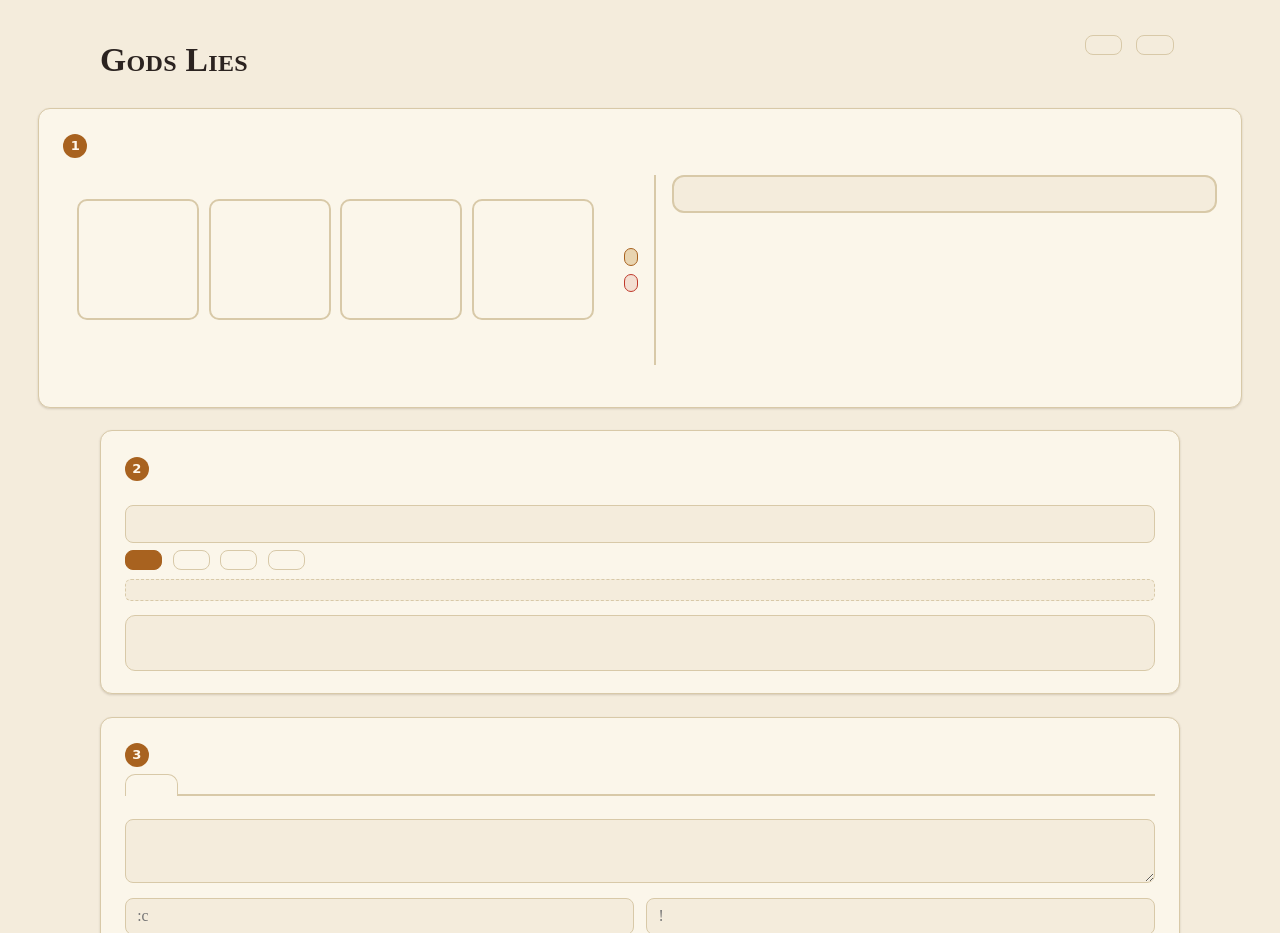
<file: index.html>
<!doctype html>
<html lang="en">
<head>
<meta charset="utf-8" />
<meta http-equiv="refresh" content="0; url=godslies.html" />
<title>Gods Lies</title>
</head>
<body>
<p>Redirecting to <a href="godslies.html">Gods Lies</a>&hellip;</p>
</body>
</html>
</file>
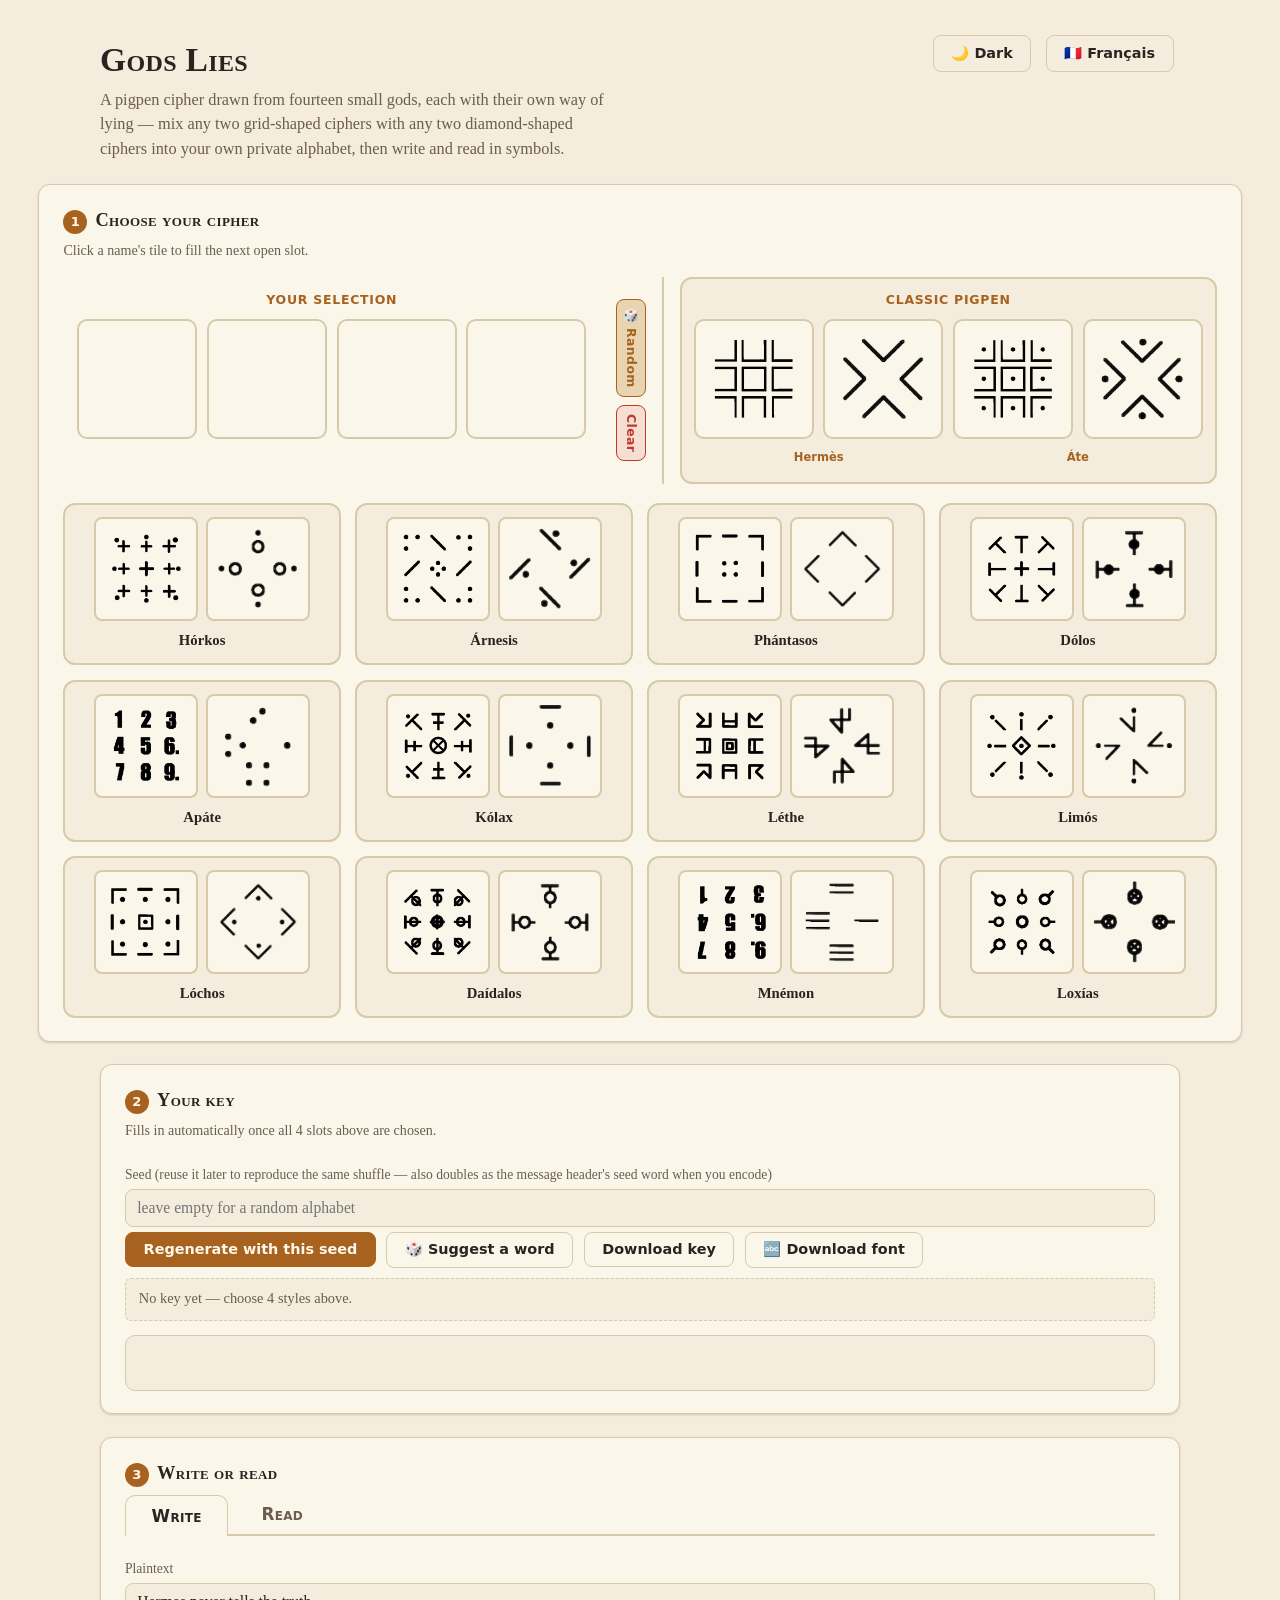
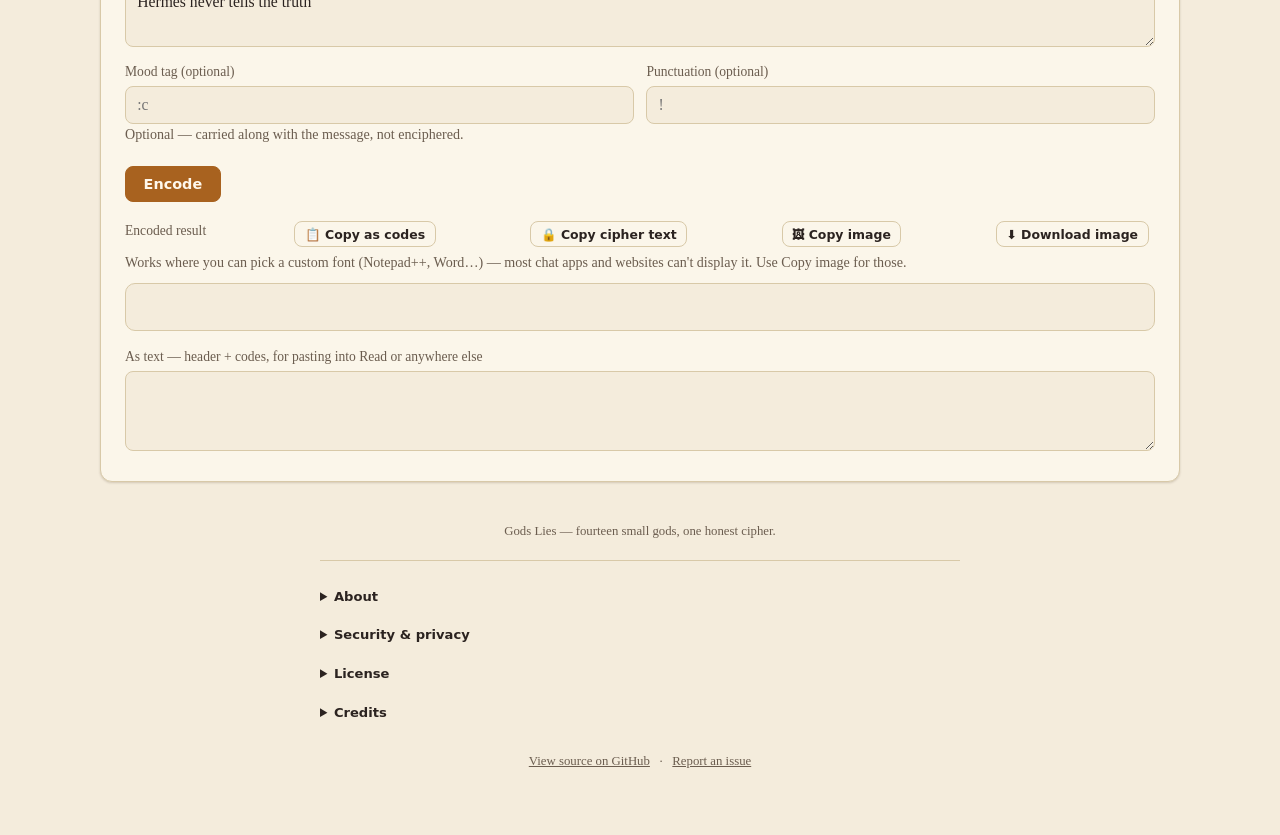
<file: godslies.html>
<!doctype html>
<html lang="en">
<head>
<meta charset="utf-8" />
<meta name="viewport" content="width=device-width, initial-scale=1" />
<title>Gods Lies</title>
<meta name="description" content="A pigpen-style substitution cipher: mix grid and diamond symbol sets into a private alphabet, then encode and decode messages entirely in your browser." />
<meta property="og:type" content="website" />
<meta property="og:title" content="Gods Lies" />
<meta property="og:description" content="A pigpen-style substitution cipher: mix grid and diamond symbol sets into a private alphabet, then encode and decode messages entirely in your browser." />
<meta name="theme-color" content="#f4ecdc" media="(prefers-color-scheme: light)" />
<meta name="theme-color" content="#201a14" media="(prefers-color-scheme: dark)" />
<!-- Self-contained favicon: the classic pigpen "#" divider mark (see
     README's "Border cleanup" section), drawn inline so no extra asset
     file is needed and it stays crisp at any size. Its own light/dark
     media query mirrors the page's --accent colors. -->
<link rel="icon" type="image/svg+xml" href="data:image/svg+xml,%3Csvg xmlns='http://www.w3.org/2000/svg' viewBox='0 0 32 32'%3E%3Cstyle%3E.l%7Bstroke:%23a8621f%7D@media(prefers-color-scheme:dark)%7B.l%7Bstroke:%23d99a4e%7D%7D%3C/style%3E%3Cg class='l' stroke-width='3' stroke-linecap='round' fill='none'%3E%3Cline x1='11' y1='4' x2='11' y2='28'/%3E%3Cline x1='21' y1='4' x2='21' y2='28'/%3E%3Cline x1='4' y1='11' x2='28' y2='11'/%3E%3Cline x1='4' y1='21' x2='28' y2='21'/%3E%3C/g%3E%3C/svg%3E" />
<!-- Classic (non-module) script, before the stylesheets: must block
     rendering and run first so a saved theme choice is applied before any
     CSS paints -- see js/theme-init.js. -->
<script src="js/theme-init.js"></script>
<link rel="stylesheet" href="css/base.css" />
<link rel="stylesheet" href="css/forms.css" />
<link rel="stylesheet" href="css/god-picker.css" />
</head>
<body>
<div class="page-wrap">
  <div class="page-header">
    <div>
      <h1>Gods Lies</h1>
      <p class="tagline" data-i18n="tagline"></p>
    </div>
    <div class="header-controls">
      <button class="secondary theme-toggle" id="themeToggleBtn"></button>
      <button class="secondary lang-toggle" id="langToggleBtn"></button>
    </div>
  </div>
</div>

<section class="card tools-card">
<h2><span class="step-badge">1</span><span data-i18n="step_cipher"></span></h2>
<p class="hint" data-i18n="cipher_hint"></p>

<!-- Two halves of one grid, each holding exactly 4 same-sized tiles (see
     .godblock-row in the stylesheet): the live selection on the left, the
     classic pigpen reference on the right. Both use the identical
     .block-tile component and the identical 4-column track, so the two
     sides are always pixel-for-pixel the same size and the same height --
     they used to be a tile vs. a bordered 2-thumb "name card", which is
     why the right side never matched and left dead space above/below. -->
<div class="godblock-row">
  <div class="slot-col">
    <div class="col-label" data-i18n="selection_label"></div>
    <div class="slot-boxes">
      <div class="slot-box-col">
        <div class="block-tile" data-target="g0"><span class="swatch"></span></div>
        <div class="slot-caption" data-target="g0"></div>
      </div>
      <div class="slot-box-col">
        <div class="block-tile" data-target="d0"><span class="swatch"></span></div>
        <div class="slot-caption" data-target="d0"></div>
      </div>
      <div class="slot-box-col">
        <div class="block-tile" data-target="g1"><span class="swatch"></span></div>
        <div class="slot-caption" data-target="g1"></div>
      </div>
      <div class="slot-box-col">
        <div class="block-tile" data-target="d1"><span class="swatch"></span></div>
        <div class="slot-caption" data-target="d1"></div>
      </div>
    </div>
  </div>
  <!-- Both bulk controls in one wrapper, so .godblock-row keeps exactly
       the 4 children its ≥1240px track list is written for. -->
  <div class="selection-actions">
    <button class="secondary randomize-selection-btn" data-i18n="randomize_selection" data-i18n-title="title_randomize"></button>
    <button class="secondary clear-selection-btn" data-i18n="clear_selection"></button>
  </div>
  <div class="separator"></div>
  <div class="classic-col">
    <div class="col-label classic-label" data-i18n="classic_label"></div>
    <div class="classic-strip"></div>
  </div>
</div>

<div class="gallery other-gallery"></div>
</section>

<div class="page-wrap">
  <section class="card">
  <h2><span class="step-badge">2</span><span data-i18n="step_key"></span></h2>
  <p class="hint" data-i18n="key_hint"></p>
  <div class="row">
    <div>
      <label data-i18n="seed_label"></label>
      <input type="text" class="seed-input" data-i18n-placeholder="seed_placeholder" />
    </div>
  </div>
  <div>
    <button class="gen-btn" data-i18n="regen_btn"></button>
    <button class="secondary seed-word-btn" data-i18n="seed_word_btn"></button>
    <button class="secondary download-key-btn" data-i18n="download_btn"></button>
    <button class="secondary download-font-btn" data-i18n="download_font_btn"></button>
  </div>
  <div class="key-status" data-i18n="key_status_empty"></div>
  <div class="chart-grid chart-glyphs" style="margin-top:.9rem;"></div>
  </section>

  <section class="card">
  <h2><span class="step-badge">3</span><span data-i18n="step_message"></span></h2>

  <div class="tabbar">
    <button class="tabbtn active" data-tab="write" data-i18n="tab_write"></button>
    <button class="tabbtn" data-tab="read" data-i18n="tab_read"></button>
  </div>

  <div class="tabpanel active" data-tab="write">
    <label for="write-plainText" data-i18n="plaintext_label"></label>
    <textarea id="write-plainText" data-i18n-placeholder="plaintext_placeholder"></textarea>
    <div class="row">
      <div><label for="write-moodInput" data-i18n="mood_label"></label><input type="text" id="write-moodInput" placeholder=":c" /></div>
      <div><label for="write-punctInput" data-i18n="punct_label"></label><input type="text" id="write-punctInput" placeholder="!" /></div>
    </div>
    <p class="hint" data-i18n="write_mood_hint"></p>
    <button id="write-encodeBtn" data-i18n="encode_btn"></button>

    <div class="field-row" style="margin-top:.9rem;">
      <label style="margin:0;" data-i18n="encoded_result_label"></label>
      <button class="small secondary" id="write-copyGlyphsBtn" data-i18n="copy_codes_btn"></button>
      <button class="small secondary" id="write-copyFontTextBtn" data-i18n="copy_font_text_btn"></button>
      <button class="small secondary" id="write-copyImageBtn" data-i18n="copy_image_btn"></button>
      <button class="small secondary" id="write-downloadImageBtn" data-i18n="download_image_btn"></button>
    </div>
    <!-- Footnote to the "Copy cipher text" button above it, not to the
         result below. -->
    <p class="hint" data-i18n="font_text_hint" style="margin-bottom:.6rem;"></p>
    <div class="glyph-stream" id="write-encodeGlyphs"></div>
    <!-- Mood/punctuation on their own row, never as cells in the stream:
         the stream is the ciphertext, these two are the envelope around
         it. Same row, same wording, in Read. -->
    <div class="tag-row" id="write-tagRow"></div>
    <div class="header-line" id="write-headerLine"></div>
    <div class="header-summary" id="write-headerSummary"></div>

    <!-- This box holds exactly what "Copy as codes" puts on the clipboard,
         so there's no second, slightly-different text path. -->
    <label for="write-fullTextOut" data-i18n="full_text_label"></label>
    <textarea id="write-fullTextOut" class="mono" readonly style="min-height:5rem;"></textarea>
  </div>

  <div class="tabpanel" data-tab="read">
    <p class="hint" data-i18n="read_hint"></p>
    <div class="row" style="margin-bottom:.3rem;">
      <button class="small" id="read-spaceBtn" data-i18n="space_btn"></button>
      <button class="small secondary" id="read-undoBtn" data-i18n="undo_btn"></button>
      <button class="small secondary" id="read-clearSeqBtn" data-i18n="clear_btn"></button>
    </div>
    <div class="glyph-stream editable" id="read-sequenceStrip"><span class="empty-hint" data-i18n="sequence_empty_hint"></span></div>

    <div class="field-row">
      <label for="read-plainOut" style="margin:0;" data-i18n="decoded_text_label"></label>
      <button class="small secondary" id="read-copyPlainBtn" data-i18n="copy_btn"></button>
    </div>
    <textarea id="read-plainOut" readonly></textarea>

    <details>
      <summary data-i18n="paste_summary"></summary>
      <p class="hint" data-i18n="paste_hint"></p>
      <textarea id="read-pasteIn" class="mono" data-i18n-placeholder="paste_placeholder"></textarea>
      <button class="small secondary" id="read-pasteBtn" data-i18n="decode_btn"></button>
      <div class="field-row">
        <label style="margin:0;" data-i18n="result_label"></label>
        <button class="small secondary" id="read-copyPasteBtn" data-i18n="copy_btn"></button>
      </div>
      <textarea id="read-pasteOut" readonly></textarea>
      <!-- Same row, same place under the result as Write's: this is the
           only Read path carrying a header, so the only one with
           mood/punctuation to show. -->
      <div class="tag-row" id="read-pasteMoodPunct"></div>
    </details>

    <details>
      <summary data-i18n="image_summary"></summary>
      <p class="hint" data-i18n="image_hint"></p>
      <div class="image-drop" id="read-imageDrop">
        <span data-i18n="image_drop_label"></span>
        <input type="file" id="read-imageInput" accept="image/*" hidden />
      </div>
      <div class="hint" id="read-imageStatus"></div>
      <div class="glyph-stream" id="read-imageGlyphs"></div>
      <div class="field-row">
        <label style="margin:0;" data-i18n="result_label"></label>
        <button class="small secondary" id="read-copyImageTextBtn" data-i18n="copy_btn"></button>
      </div>
      <textarea id="read-imageOut" readonly></textarea>
    </details>
  </div>
  </section>

  <footer>
    <p class="footer-tagline">Gods Lies &mdash; <span data-i18n="footer_text"></span></p>

    <div class="footer-info">
      <details>
        <summary data-i18n="about_summary"></summary>
        <p data-i18n="about_text"></p>
      </details>
      <details>
        <summary data-i18n="security_summary"></summary>
        <p data-i18n="security_text"></p>
      </details>
      <details>
        <summary data-i18n="license_summary"></summary>
        <p data-i18n-html="license_text"></p>
      </details>
      <details>
        <summary data-i18n="credits_summary"></summary>
        <p data-i18n="credits_text"></p>
      </details>
    </div>

    <p class="footer-links">
      <a href="https://github.com/Nevro-Pat/GodsLies" target="_blank" rel="noopener noreferrer" data-i18n="footer_github"></a>
      <span aria-hidden="true">·</span>
      <a href="https://github.com/Nevro-Pat/GodsLies/issues" target="_blank" rel="noopener noreferrer" data-i18n="footer_issues"></a>
    </p>
  </footer>
</div>

<script type="module" src="js/app.js"></script>
</body>
</html>
</file>
<file: css/base.css>
:root {
  color-scheme: light dark;
  --bg: #f4ecdc;
  --bg-card: #fbf6ea;
  --ink: #2b2320;
  --ink-soft: #6b5d4f;
  --border: #d8c9a8;
  --accent: #a8621f;
  --accent-soft: #e8d4b0;
  --shadow: 0 1px 3px rgba(60, 40, 10, .08), 0 1px 2px rgba(60, 40, 10, .1);
  --radius: 12px;
  --glyph-filter: none;
}
@media (prefers-color-scheme: dark) {
  :root {
    --bg: #201a14;
    --bg-card: #2a2219;
    --ink: #ecdfc8;
    --ink-soft: #b3a189;
    --border: #4a3f30;
    --accent: #d99a4e;
    --accent-soft: #4a3a22;
    --shadow: 0 1px 3px rgba(0, 0, 0, .3), 0 1px 2px rgba(0, 0, 0, .35);
    --glyph-filter: invert(1) sepia(.15);
  }
}
:root[data-theme="dark"] {
  --bg: #201a14; --bg-card: #2a2219; --ink: #ecdfc8; --ink-soft: #b3a189;
  --border: #4a3f30; --accent: #d99a4e; --accent-soft: #4a3a22;
  --shadow: 0 1px 3px rgba(0,0,0,.3), 0 1px 2px rgba(0,0,0,.35);
  --glyph-filter: invert(1) sepia(.15);
}
:root[data-theme="light"] {
  --bg: #f4ecdc; --bg-card: #fbf6ea; --ink: #2b2320; --ink-soft: #6b5d4f;
  --border: #d8c9a8; --accent: #a8621f; --accent-soft: #e8d4b0;
  --shadow: 0 1px 3px rgba(60,40,10,.08), 0 1px 2px rgba(60,40,10,.1);
  --glyph-filter: none;
}

* { box-sizing: border-box; }
body {
  font-family: 'Iowan Old Style', 'Palatino Linotype', Palatino, Georgia, serif;
  background: var(--bg); color: var(--ink);
  margin: 0; padding: 2.2rem 1.4rem 4rem;
  line-height: 1.5;
}
/* --- width: the app used to sit in one fixed 1080px column everywhere,
   which reads as small/static on a wide monitor. Ordinary prose/cards
   stay in a fluid but capped column (.page-wrap); the god-picking tools
   section (.tools-card) is allowed to breathe wider since it's a tile
   grid that benefits from more columns, not a paragraph. Neither goes
   truly edge-to-edge -- that broke line-length/readability. --- */
.page-wrap { max-width: clamp(1080px, 82vw, 1440px); margin: 0 auto; }
.tools-card { max-width: min(94vw, 1600px); margin: 0 auto 1.4rem; }

.page-header { display: flex; justify-content: space-between; align-items: flex-start; gap: 1rem; flex-wrap: wrap; }
h1 {
  font-size: 2.1rem; margin: 0 0 .15rem; letter-spacing: .01em;
  font-variant: small-caps;
}
.tagline { color: var(--ink-soft); margin: 0 0 1.4rem; font-size: 1.02rem; max-width: 62ch; }
h2 { font-size: 1.15rem; margin: 0 0 .3rem; font-variant: small-caps; letter-spacing: .02em; }
.hint { color: var(--ink-soft); font-size: .88rem; margin: 0 0 1rem; }
code, .mono { font-family: 'SF Mono', ui-monospace, Menlo, Consolas, monospace; }

section.card {
  background: var(--bg-card); border: 1px solid var(--border); border-radius: var(--radius);
  padding: 1.4rem 1.5rem; margin-bottom: 1.4rem; box-shadow: var(--shadow);
}
.step-badge {
  display: inline-flex; align-items: center; justify-content: center;
  width: 1.5rem; height: 1.5rem; border-radius: 50%; background: var(--accent);
  color: #fff8ec; font-size: .82rem; font-weight: 700; margin-right: .5rem;
  font-family: ui-sans-serif, system-ui, sans-serif;
}

footer { text-align: center; color: var(--ink-soft); font-size: .8rem; margin-top: 2.5rem; }
.footer-tagline { margin: 0 0 1.2rem; }
.footer-info {
  max-width: 640px; margin: 0 auto 1.2rem; text-align: left;
  border-top: 1px solid var(--border); padding-top: 1rem;
}
.footer-info details { margin-bottom: .5rem; }
.footer-info summary {
  cursor: pointer; color: var(--ink); font-weight: 600; font-size: .82rem;
  font-family: ui-sans-serif, system-ui, sans-serif;
}
.footer-info p { margin: .5rem 0 0; line-height: 1.55; }
.footer-info a, .footer-links a { color: var(--accent); }
.footer-links { margin: 0; }
.footer-links a { color: var(--ink-soft); text-decoration: underline; }
.footer-links span { margin: 0 .4rem; }
</file>
<file: css/forms.css>
label { display: block; margin: .5rem 0 .25rem; font-size: .85rem; color: var(--ink-soft); }
input[type=text], textarea {
  width: 100%; box-sizing: border-box; padding: .55rem .7rem; font-size: .98rem;
  border: 1px solid var(--border); border-radius: 8px; background: var(--bg);
  color: var(--ink); font-family: inherit;
}
input[type=text]:focus, textarea:focus { outline: 2px solid var(--accent); outline-offset: 1px; }
textarea { min-height: 4rem; font-family: inherit; resize: vertical; }
textarea.mono { font-family: 'SF Mono', ui-monospace, Menlo, Consolas, monospace; }

button {
  font-family: ui-sans-serif, system-ui, sans-serif; font-weight: 600; font-size: .9rem;
  padding: .55rem 1.1rem; margin: .3rem .4rem 0 0; cursor: pointer;
  border: 1px solid var(--accent); border-radius: 8px;
  background: var(--accent); color: #fff8ec;
  transition: filter .12s ease, transform .05s ease;
}
button:hover { filter: brightness(1.08); }
button:active { transform: translateY(1px); }
button.secondary { background: transparent; color: var(--ink); border-color: var(--border); }
button.secondary:hover { background: var(--accent-soft); }
button.small { font-size: .78rem; padding: .3rem .6rem; }
.header-controls { display: flex; gap: .5rem; flex-wrap: wrap; }
.lang-toggle, .theme-toggle { margin-top: 0; white-space: nowrap; }
details > summary { cursor: pointer; color: var(--ink-soft); font-size: .85rem; margin: .6rem 0; }
details[open] > summary { margin-bottom: .9rem; }

.row { display: flex; gap: .8rem; flex-wrap: wrap; }
.row > div { flex: 1; min-width: 170px; }

.field-row { display: flex; align-items: center; justify-content: space-between; gap: .6rem; margin: .6rem 0 .3rem; flex-wrap: wrap; }
.field-row label { margin: 0; }
.header-line { font-family: 'SF Mono', ui-monospace, Menlo, Consolas, monospace; font-size: .85rem; color: var(--ink-soft); margin-top: .5rem; word-break: break-all; }
/* Plain-language reading of the header line above it -- which gods, which
   half of each, and the seed -- so nothing about the key needs a lookup
   in the code table to understand. */
.header-summary { font-size: .82rem; color: var(--ink-soft); margin-top: .2rem; }
/* The mood/punctuation envelope, shown identically under the Write result
   and under a decoded pasted message. Always rendered once there's a
   result (an unset field reads "—") so it can never look like the tags
   silently vanished. */
.tag-row {
  display: flex; flex-wrap: wrap; gap: .3rem 1.2rem; align-items: baseline;
  margin-top: .5rem; font-size: .82rem; color: var(--ink-soft);
  font-family: ui-sans-serif, system-ui, sans-serif;
}
.tag-row .tag-label { text-transform: uppercase; letter-spacing: .04em; font-size: .68rem; }
.tag-row .tag-value { color: var(--accent); font-weight: 700; margin-left: .35rem; }
.tag-row .tag-value.empty { color: var(--ink-soft); font-weight: 400; }

/* Every symbol image is black ink on transparency, so dark mode has to
   invert them all. Covers the tile previews by their containers (they
   carry no class of their own) -- this used to name an `img.tile-preview`
   class that no longer exists, which left all 32 tile previews rendering
   black-on-dark, i.e. nearly invisible, in dark mode. */
img.glyph, .swatch img, .thumbs img { filter: var(--glyph-filter); }

.key-status {
  display: block; font-size: .9rem; color: var(--ink-soft); margin-top: .6rem;
  padding: .6rem .8rem; background: var(--bg); border-radius: 6px; border: 1px dashed var(--border);
}
.key-status.ready { color: var(--ink); border-style: solid; border-color: var(--accent-soft); }
.key-status-title {
  font-weight: 700; color: var(--accent); margin-bottom: .4rem; text-transform: uppercase;
  letter-spacing: .04em; font-size: .78rem; font-family: ui-sans-serif, system-ui, sans-serif;
}
.key-status-rows { display: flex; flex-direction: column; gap: .2rem; }
.key-status-row { display: flex; gap: .6rem; align-items: baseline; }
.key-status-label {
  min-width: 4.5rem; color: var(--ink-soft); text-transform: uppercase; font-size: .68rem;
  letter-spacing: .04em; font-family: ui-sans-serif, system-ui, sans-serif;
}
.key-status-value { font-weight: 600; color: var(--ink); }

/* Drop zone / file picker for decoding a message image (see
   decodeImageToTokens) -- doubles as a click target and a drag target. */
.image-drop {
  border: 2px dashed var(--border); border-radius: 10px; padding: 1.4rem 1rem;
  text-align: center; color: var(--ink-soft); cursor: pointer; font-size: .88rem;
  transition: border-color .12s ease, background .12s ease;
}
.image-drop:hover, .image-drop.dragover { border-color: var(--accent); background: var(--accent-soft); }
</file>
<file: css/god-picker.css>
/* --- tabs: now only used for the local Write/Read switch inside step 3 --- */
.tabbar { display: flex; gap: .4rem; margin-bottom: 1.4rem; border-bottom: 2px solid var(--border); }
.tabbtn {
  background: transparent; color: var(--ink-soft); border: 1px solid transparent; border-bottom: none;
  border-radius: 10px 10px 0 0; padding: .65rem 1.6rem; font-size: 1.05rem;
  font-variant: small-caps; letter-spacing: .02em; margin: 0; box-shadow: none;
}
.tabbtn:hover { background: var(--accent-soft); filter: none; }
.tabbtn.active { background: var(--bg-card); color: var(--ink); border-color: var(--border); position: relative; top: 2px; }
.tabpanel { display: none; }
.tabpanel.active { display: block; }

/* --- The cipher picker's top row: the live selection (4 slots) on the
   left, the classic-pigpen reference (4 tiles) on the right, a Clear
   button and divider between them.

   Both halves are `1fr` of one grid and both lay their 4 tiles out on
   an identical `repeat(4, minmax(0,1fr))` track, so the 8 tiles are
   always exactly the same size as each other, at every viewport width,
   without a single hardcoded pixel size to keep in sync. That's also
   what removes the blank space for good: `1fr` tracks consume 100% of
   whatever width is available by definition, so there is no leftover
   space left anywhere to show up as a gap -- earlier attempts sized the
   tiles in fixed px and then tried to place the unused remainder
   somewhere unobtrusive, which just moved the hole around (right of the
   boxes, then both outer edges, then between the halves).

   The right half used to be two bordered "name cards" holding 2 small
   thumbnails plus a name each -- a different component with different
   dimensions and extra height, which is why it never matched the left
   half's size no matter how its thumbnails were restyled, and why it
   left dead space above and below the shorter left half. Both sides now
   use the same .block-tile + caption structure, and both carry a
   .col-label header, so their tops and bottoms line up too. --- */
.godblock-row {
  display: grid; grid-template-columns: 1fr; gap: 1rem;
  align-items: start; margin-bottom: 1.2rem;
}
.col-label {
  font-size: .78rem; font-weight: 700; text-transform: uppercase; letter-spacing: .06em;
  color: var(--accent); margin-bottom: .6rem; font-family: ui-sans-serif, system-ui, sans-serif;
  text-align: center;
}
/* Tile tracks. minmax(0,1fr) rather than plain 1fr so a track can shrink
   below its content's intrinsic width instead of forcing overflow. Below
   640px the 4 tiles split 2x2 (never 3+1 -- only even divisors of 4, the
   same even-column rule .other-gallery follows) and the tiles fall back
   to a fixed size, since at that width filling the row would stretch
   them absurdly wide. */
.slot-boxes { display: grid; grid-template-columns: repeat(2, minmax(0, 1fr)); gap: .6rem; }
/* The classic side nests one 2-column pair per god so the god's name can
   span both of its tiles instead of being repeated under each. The tiles
   still come out exactly the same width as the 4 on the left: for a
   container of width W and gap g, nesting gives ((W-g)/2 - g)/2 =
   (W-3g)/4, which is precisely the left side's own 4-across result. */
.classic-strip { display: grid; grid-template-columns: repeat(1, minmax(0, 1fr)); gap: .6rem; }
.classic-pair {
  display: grid; grid-template-columns: repeat(2, minmax(0, 1fr));
  column-gap: .6rem; row-gap: .35rem; align-items: start; min-width: 0;
}
/* Same caption box as a selection slot (so both halves of the row keep
   the same height), holding the god's name the way a filled slot's own
   name line reads. */
.classic-pair-name { grid-column: 1 / -1; color: var(--accent); font-weight: 600; }
@media (min-width: 640px) {
  .slot-boxes { grid-template-columns: repeat(4, minmax(0, 1fr)); }
  .classic-strip { grid-template-columns: repeat(2, minmax(0, 1fr)); }
}
.slot-box-col { display: flex; flex-direction: column; align-items: center; gap: .35rem; min-width: 0; }
/* Icon-only: the god name and grid/diamond label used to be printed on
   every tile, which read as small and cluttered for what's meant to be
   a quick-glance preview -- the glyph shape itself (a 3x3 grid vs. a
   diamond) already tells grid from diamond, same as the gallery
   thumbnails below never carry that label either. Full detail is still
   available via the title tooltip (see refreshUI()). A little bigger
   than a gallery thumbnail (this is the primary "what's selected"
   readout) but not by much -- a bigger jump made the row overflow its
   own layout rather than reading as more prominent. */
/* Fluid, not a fixed 116px: the tile fills its grid track (which is a
   1fr share of the row -- see .godblock-row above) and aspect-ratio
   keeps it square, so all 8 tiles stay identical to each other and
   together consume the full row width at any size, leaving no remainder
   to surface as blank space. max-width stops them ballooning on an
   ultrawide screen; min-width keeps them legible on a small one. Used
   by BOTH the selection slots and the classic-pigpen tiles -- one rule,
   so the two halves cannot drift apart again. */
.block-tile {
  width: 100%; max-width: 168px; min-width: 84px; aspect-ratio: 1;
  border: 2px solid var(--border); border-radius: 10px; box-sizing: border-box;
  display: flex; align-items: center; justify-content: center;
  background: var(--bg-card); transition: border-color .12s ease, background .12s ease;
}
.block-tile.filled[data-target="g0"] { background: rgba(168,98,31,.16); border-color: #a8621f; }
.block-tile.filled[data-target="g1"] { background: rgba(138,74,74,.16); border-color: #8a4a4a; }
.block-tile.filled[data-target="d0"] { background: rgba(74,127,94,.16); border-color: #4a7f5e; }
.block-tile.filled[data-target="d1"] { background: rgba(74,107,127,.16); border-color: #4a6b7f; }
/* Brief feedback when a click is rejected for creating a same-type
   duplicate (see assignByType) -- makes clear the click registered
   and was refused, not that the tile is unresponsive. */
.block-tile.blocked { border-color: #c0392b !important; background: rgba(192,57,43,.18) !important; }
/* Percentages, not px, so the glyph scales with its (now fluid) tile
   and keeps the same proportion of breathing room inside it. */
.block-tile .swatch { width: 78%; height: 78%; display: flex; align-items: center; justify-content: center; }
.block-tile .swatch img { width: 100%; height: 100%; }
/* The classic-pigpen tiles are clickable (they fill a slot, same as any
   gallery thumbnail) but must render as the exact same box as the
   non-interactive selection tiles. Only the generic `button` rule's
   own additions are reset here -- deliberately NOT `all: unset`, which
   (being a later rule of equal specificity) would also wipe out the
   .block-tile sizing/border above and desync the two halves again. */
.classic-tile { padding: 0; margin: 0; font: inherit; color: inherit; cursor: pointer; appearance: none; }
.classic-tile:hover { border-color: var(--accent); }
.classic-tile.lit { border-color: transparent; }
/* Caption below each box: the god's grid/diamond code (the same 2-digit
   codes the message header uses) AND its name, always both -- see
   refreshUI(). The fixed min-height keeps both halves of the row the
   same height whether a box is filled or not. */
.slot-caption {
  font-size: .72rem; text-align: center; line-height: 1.25;
  min-height: 2.2em; font-family: ui-sans-serif, system-ui, sans-serif;
  display: flex; flex-direction: column; justify-content: center;
}
.slot-caption .slot-code { font-weight: 700; color: var(--ink-soft); }
.slot-caption .slot-name { color: var(--accent); font-weight: 600; }
/* Plain horizontal button + horizontal rule while .godblock-row is
   column-stacked (a tall vertical-text sliver or a full-height divider
   wouldn't make sense between two full-width blocks); the media query
   below switches both to the compact vertical-text button and
   full-height divider once the row becomes a single horizontal line,
   at the same breakpoint .godblock-row itself switches at. */
.separator { width: min(320px, 90%); height: 2px; background: var(--border); }
/* Wraps Randomize + Clear as one unit so .godblock-row still sees exactly
   4 children (see the ≥1240px rule below) no matter how many bulk
   controls live inside it. */
.selection-actions { display: flex; gap: .5rem; justify-content: center; }
/* Constructive vs. destructive: Randomize fills the row (accent color,
   same family as primary buttons), Clear empties it (red, below). */
button.randomize-selection-btn {
  color: var(--accent); border-color: var(--accent); background: var(--accent-soft);
}
button.randomize-selection-btn:hover { background: var(--accent); color: #fff8ec; filter: none; }
/* Clearing all 4 slots throws the current key away, so it reads as the
   one destructive control here -- same red .block-tile.blocked uses for
   a refused pick, rather than disappearing into the transparent
   .secondary style. Size untouched, so the row's tracks don't move. */
button.clear-selection-btn {
  color: #c0392b; border-color: #c0392b; background: rgba(192,57,43,.12);
}
button.clear-selection-btn:hover { background: #c0392b; color: #fff8ec; filter: none; }

/* Side by side once there's room for 8 tiles plus the divider. The two
   `1fr` halves are what guarantee the left and right tile groups are
   identical in size -- and, being fr units, that they jointly consume
   the entire row with no remainder left to appear as a gap. `auto`
   tracks for the Clear button and divider take only what they need. */
@media (min-width: 1240px) {
  .godblock-row { grid-template-columns: 1fr auto auto 1fr; }
  .selection-actions { flex-direction: column; align-self: stretch; }
  .selection-actions > button {
    writing-mode: vertical-rl; align-self: stretch;
    padding: .5rem .4rem; font-size: .78rem; letter-spacing: .03em; margin: 0;
  }
  .separator { width: 2px; height: auto; align-self: stretch; }
}
/* min-width:0 on both halves: a grid item's default `auto` minimum
   refuses to shrink below its content, which would push the row wider
   than its card and reintroduce overflow instead of letting the tiles
   scale down.

   Both halves carry the SAME padding and border box -- the left one's
   are transparent. That keeps the two `1fr` tracks identical inside, so
   all 8 tiles stay the same size; giving only the card side a
   border+padding would have quietly shrunk its 4 tiles. */
.slot-col, .classic-col {
  min-width: 0; padding: .75rem; border: 2px solid transparent;
  border-radius: 12px; box-sizing: border-box;
}
/* One card behind the whole classic pair, the same object the 12 other
   gods each sit in (see .name-card) -- Hermès and Áte used to be the
   only styles presented as bare tiles on the page background. */
.classic-col { border-color: var(--border); background: var(--bg); }

/* --- gallery --- */
.gallery {
  display: grid; grid-template-columns: repeat(auto-fill, minmax(190px, 1fr)); gap: .9rem;
}
/* The 12-name other-gallery used auto-fill above, which packs as many
   190px+ columns as fit and leaves whatever's left as a short ragged
   last row (7+5, 5+5+2, ...). Explicit counts per breakpoint instead --
   each one an even divisor of 12, so every row always has the same
   number of cards. */
.other-gallery { grid-template-columns: repeat(1, 1fr); }
@media (min-width: 600px)  { .other-gallery { grid-template-columns: repeat(2, 1fr); } }
@media (min-width: 860px)  { .other-gallery { grid-template-columns: repeat(3, 1fr); } }
@media (min-width: 1120px) { .other-gallery { grid-template-columns: repeat(4, 1fr); } }
@media (min-width: 1700px) { .other-gallery { grid-template-columns: repeat(6, 1fr); } }
.name-card {
  border: 2px solid var(--border); border-radius: 12px; padding: .75rem;
  text-align: center; background: var(--bg); position: relative;
  transition: border-color .12s ease;
}
.name-card .thumbs { display: flex; gap: .5rem; justify-content: center; }
.name-card .thumbs button {
  all: unset; cursor: pointer; width: 100px; height: 100px; border-radius: 8px;
  background: var(--bg-card); border: 2px solid var(--border);
  display: flex; align-items: center; justify-content: center;
  transition: background .12s ease, border-color .12s ease;
}
.name-card .thumbs button:hover { border-color: var(--accent); }
/* "lit" = this specific thumbnail (not just the card as a whole) is the one
   filling a slot -- background is set inline per-card in JS (solid tint for
   one slot, a gradient when the same god fills both slots of one segment
   type) so grid and diamond selections read exactly the same way. */
.name-card .thumbs button.lit { border-color: transparent; }
.name-card .thumbs img { width: 82px; height: 82px; }
.name-card .name { font-size: .92rem; margin-top: .5rem; font-weight: 700; }
.corner-tag {
  position: absolute; width: 18px; height: 18px; border-radius: 4px;
  display: none; align-items: center; justify-content: center;
  font-size: .62rem; font-weight: 700; color: #fff8ec; font-family: ui-sans-serif, system-ui, sans-serif;
}
.corner-tag.g0 { top: 5px; left: 5px; background: #a8621f; }
.corner-tag.g1 { top: 5px; right: 5px; background: #8a4a4a; }
.corner-tag.d0 { bottom: 5px; left: 5px; background: #4a7f5e; }
.corner-tag.d1 { bottom: 5px; right: 5px; background: #4a6b7f; }

/* --- code / chart strips (write result, alphabet chart) --- */
.chart-grid {
  display: flex; flex-wrap: wrap; gap: 7px; border: 1px solid var(--border);
  background: var(--bg); padding: 12px; border-radius: 10px; min-height: 3.5rem;
}
.chart-grid .cell {
  width: 58px; height: 74px; display: flex; flex-direction: column; align-items: center;
  justify-content: center; gap: 3px; background: var(--bg-card); border-radius: 6px; position: relative;
}
.chart-grid img { max-width: 42px; max-height: 42px; }
.chart-grid .cell.clickable { cursor: pointer; }
.chart-grid .cell.clickable:hover { outline: 1px solid var(--accent); }
.chart-grid button.cell { border: none; background: var(--bg-card); font: inherit; color: inherit; padding: 0; }

/* --- write/read glyph streams: smaller, so a whole message is scannable at once --- */
.glyph-stream {
  display: flex; flex-wrap: wrap; align-items: center; gap: 4px; border: 1px solid var(--border);
  background: var(--bg); padding: 10px; border-radius: 10px; min-height: 3rem;
}
.glyph-stream.editable { border-style: dashed; }
.glyph-stream .cell {
  width: 34px; height: 34px; display: flex; align-items: center; justify-content: center;
  background: var(--bg-card); border-radius: 5px;
}
.glyph-stream img { max-width: 24px; max-height: 24px; }
.glyph-stream .lit { font-family: 'SF Mono', ui-monospace, monospace; font-size: .85rem; }
.glyph-stream .space { width: 18px; display: flex; align-items: center; justify-content: center; }
.glyph-stream .space::after { content: ""; width: 1px; height: 60%; background: var(--border); }
.glyph-stream button.cell { border: none; padding: 0; font: inherit; color: inherit; cursor: pointer; }
.glyph-stream button.cell:hover { outline: 1px solid #b23; }
.glyph-stream .empty-hint { color: var(--ink-soft); font-size: .85rem; padding: .4rem; }
</file>
